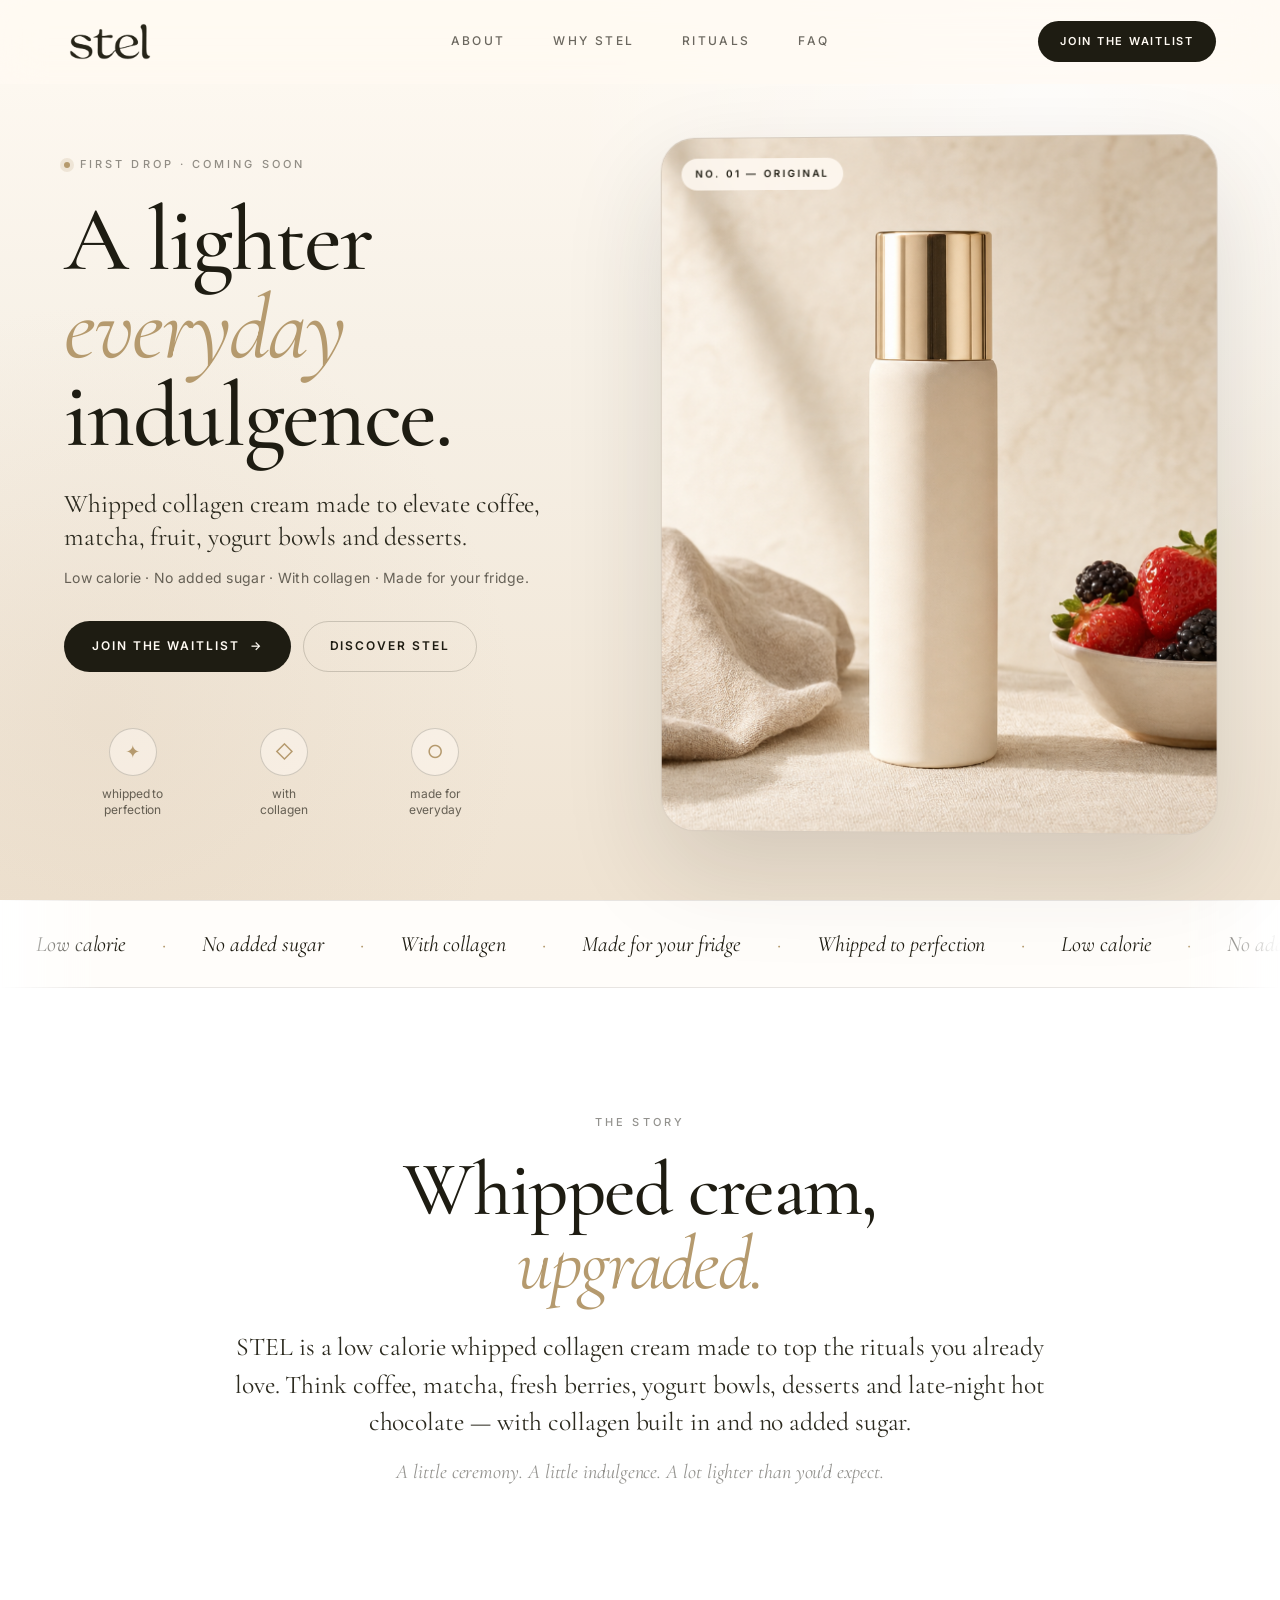
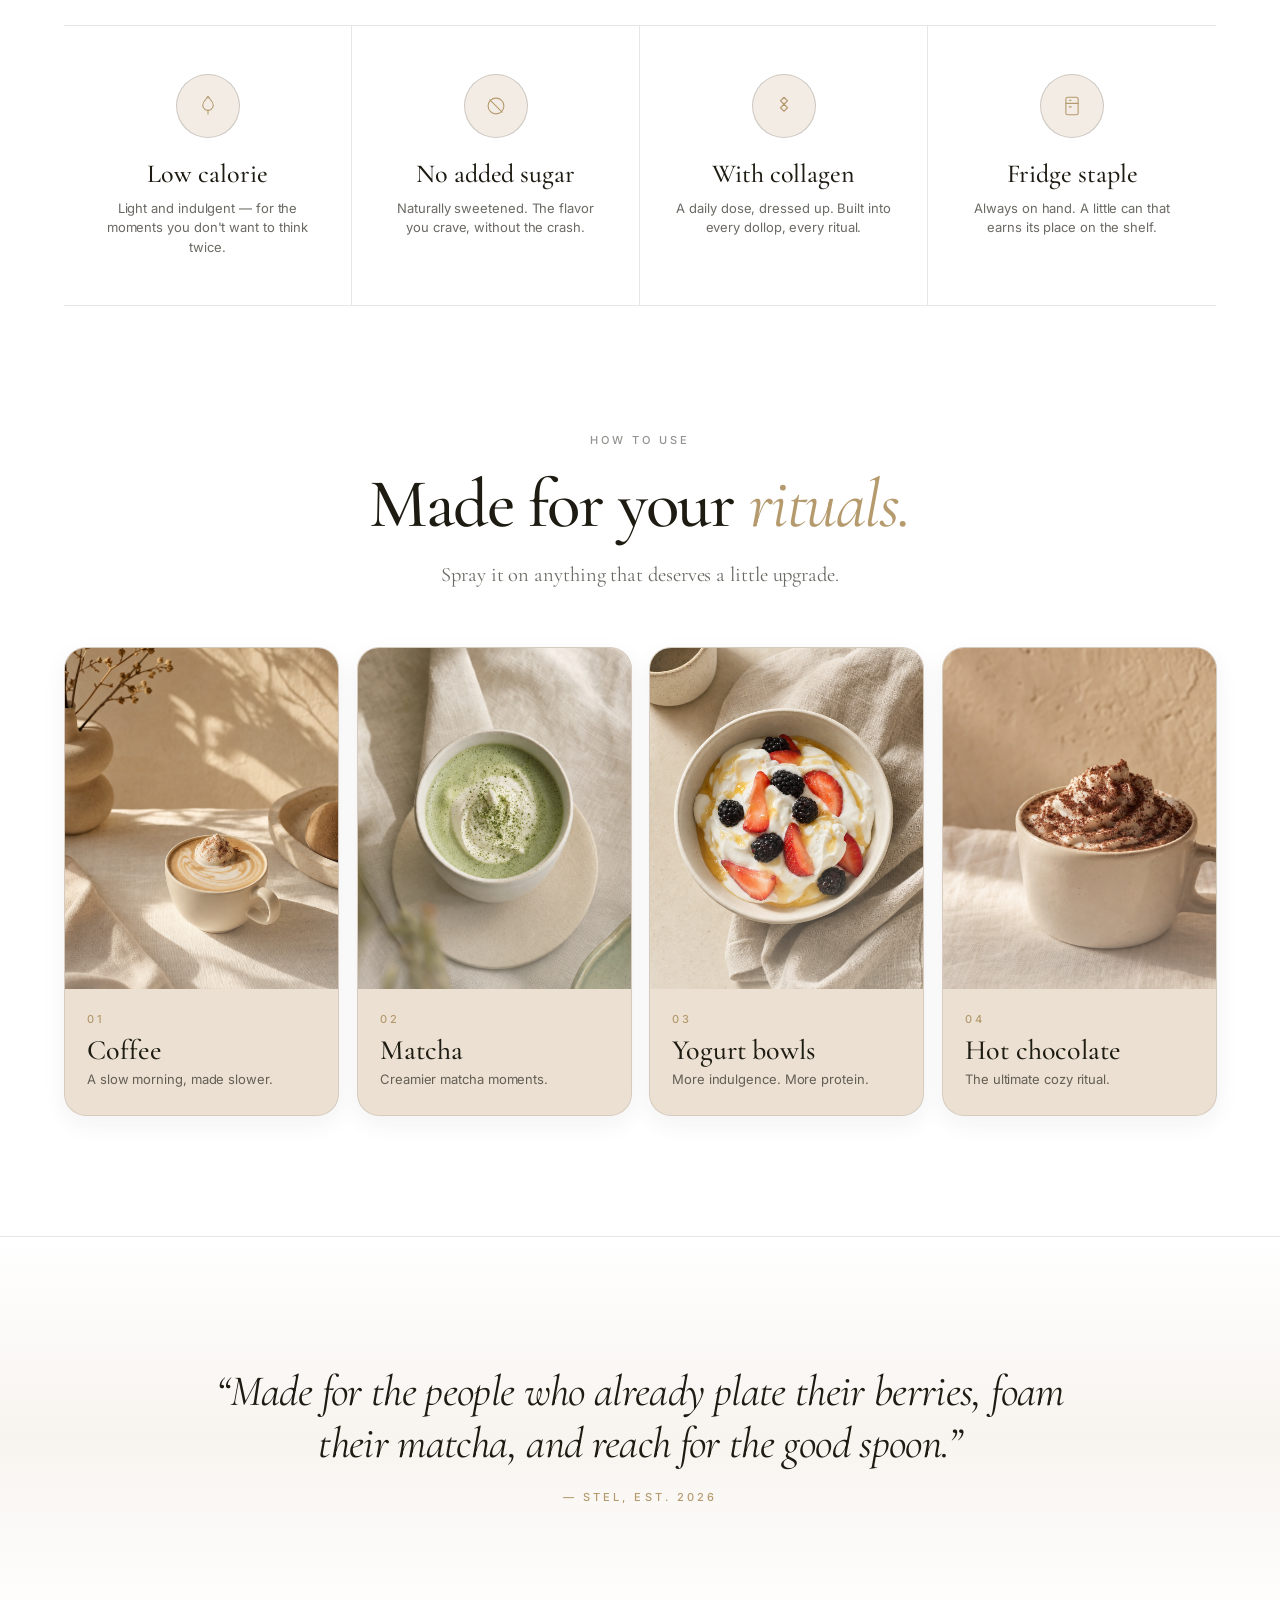
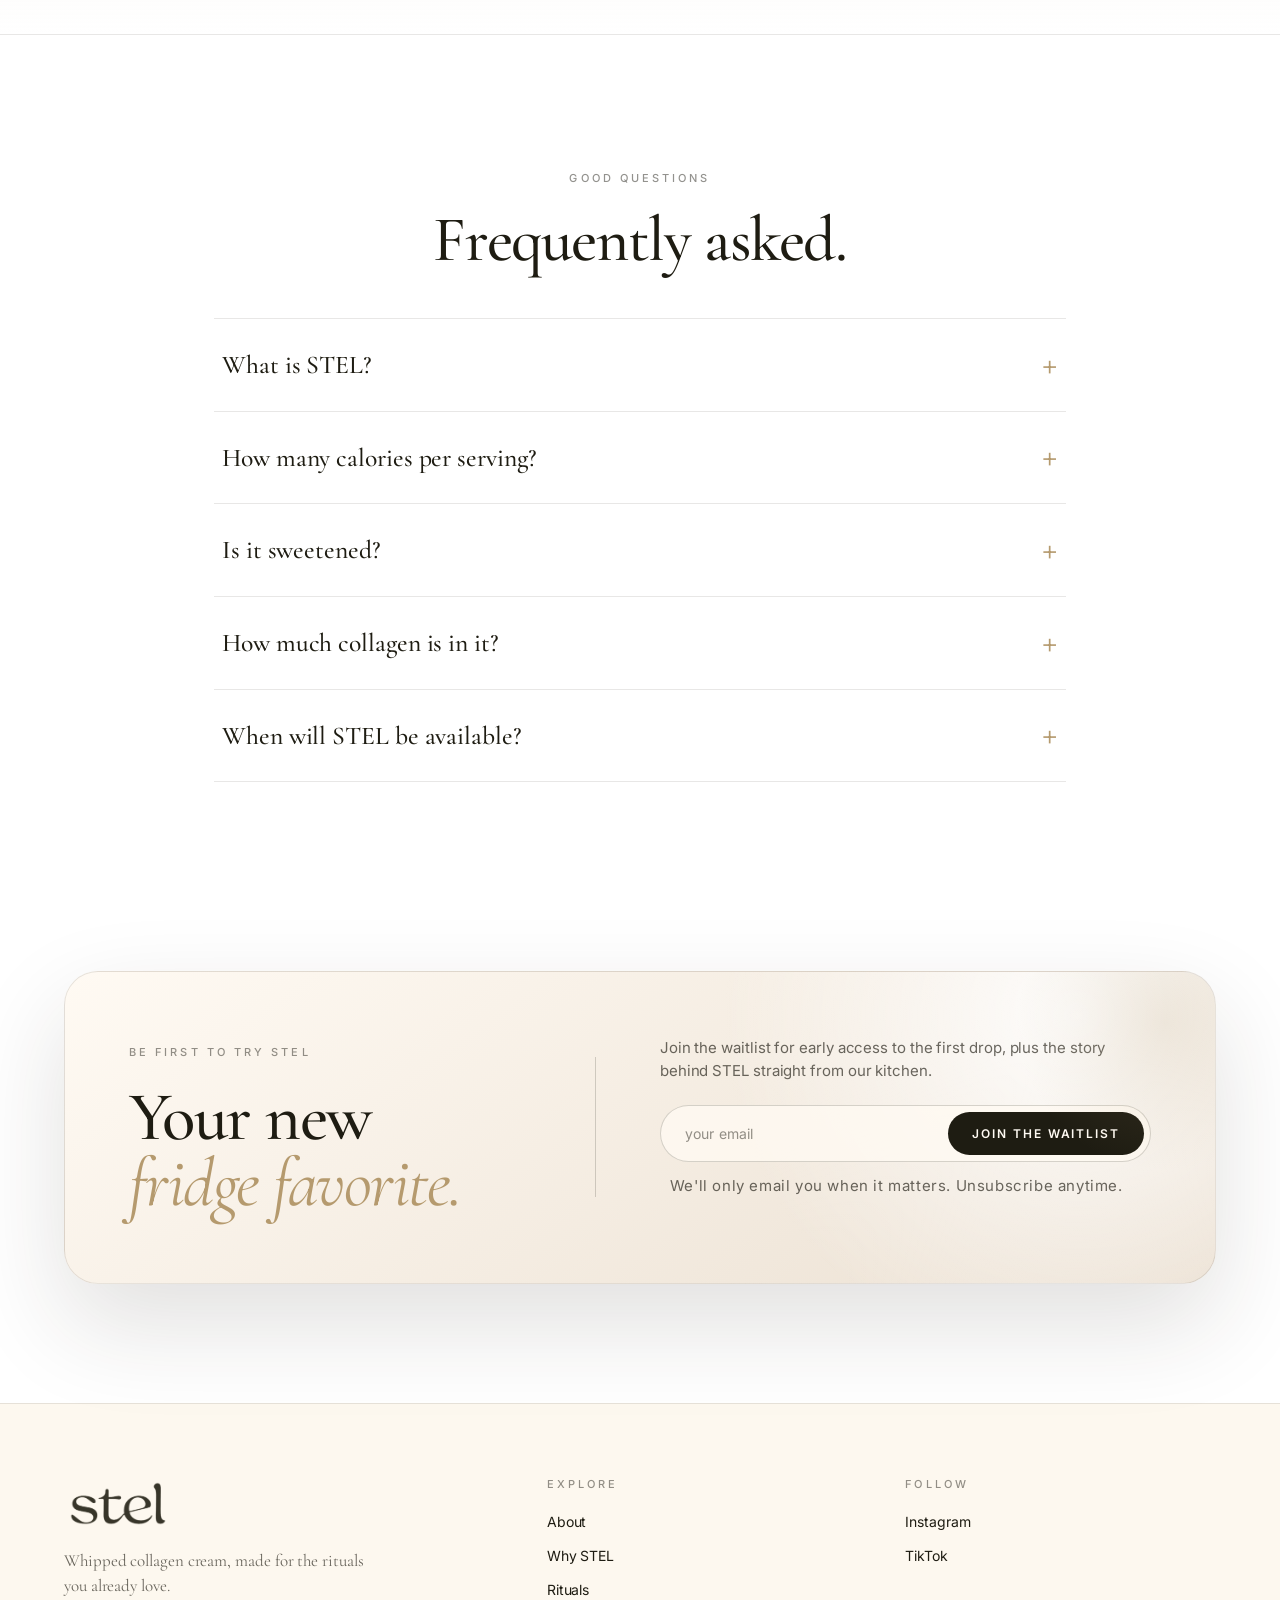
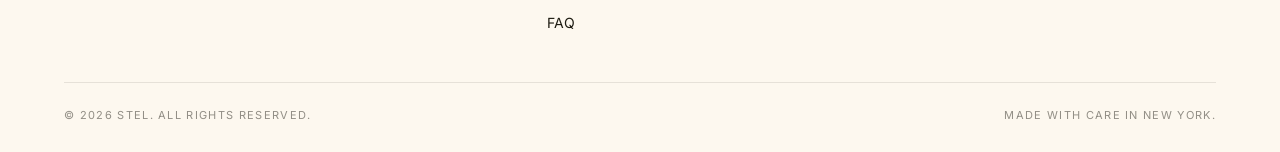
<file: index.html>
<!DOCTYPE html>
<html lang="en">
<head>
  <meta charset="UTF-8" />
  <meta name="viewport" content="width=device-width, initial-scale=1.0" />
  <title>STEL — Whipped Collagen Cream</title>
  <meta name="description" content="STEL is a low calorie whipped collagen cream made for coffee, matcha, fruit, yogurt bowls and desserts. First drop coming soon." />
  <meta property="og:title" content="STEL — Whipped Collagen Cream" />
  <meta property="og:description" content="Low calorie. No added sugar. With collagen. Made for your fridge." />
  <meta property="og:type" content="website" />
  <meta property="og:image" content="assets/stel-hero.jpg" />
  <meta name="theme-color" content="#f7f1e7" />
  <link rel="icon" href="assets/stel-logo-transparent.png" type="image/png" />
  <link rel="preconnect" href="https://fonts.googleapis.com" />
  <link rel="preconnect" href="https://fonts.gstatic.com" crossorigin />
  <link href="https://fonts.googleapis.com/css2?family=Cormorant+Garamond:ital,wght@0,400;0,500;0,600;1,400&family=Inter:wght@300;400;500;600;700&display=swap" rel="stylesheet" />
  <link rel="stylesheet" href="styles.css" />
</head>
<body>
  <a class="skip-link" href="#main">Skip to content</a>

  <header class="site-header" id="siteHeader">
    <a class="brand-mark" href="#top" aria-label="STEL home">
      <img src="assets/stel-logo-transparent.png" alt="STEL" />
    </a>
    <nav class="nav-links" aria-label="Primary">
      <a href="#about">About</a>
      <a href="#benefits">Why STEL</a>
      <a href="#rituals">Rituals</a>
      <a href="#faq">FAQ</a>
    </nav>
    <a class="header-cta" href="#waitlist">Join the waitlist</a>
  </header>

  <main id="main">
    <!-- HERO -->
    <section class="hero" id="top" aria-labelledby="hero-title">
      <div class="hero-grid">
        <div class="hero-copy reveal">
          <p class="eyebrow"><span class="dot"></span> First drop · coming soon</p>
          <h1 id="hero-title" class="display">
            A lighter <em>everyday</em><br />indulgence.
          </h1>
          <p class="hero-lede">Whipped collagen cream made to elevate coffee, matcha, fruit, yogurt bowls and desserts.</p>
          <p class="hero-sub">Low calorie · No added sugar · With collagen · Made for your fridge.</p>
          <div class="hero-actions">
            <a class="primary-button" href="#waitlist">Join the waitlist <span aria-hidden="true">→</span></a>
            <a class="ghost-button" href="#about">Discover STEL</a>
          </div>
          <ul class="hero-notes" aria-label="STEL highlights">
            <li><span>✦</span><p>whipped to<br />perfection</p></li>
            <li><span>◇</span><p>with<br />collagen</p></li>
            <li><span>○</span><p>made for<br />everyday</p></li>
          </ul>
        </div>

        <figure class="hero-visual reveal" aria-label="STEL product preview">
          <div class="hero-frame">
            <img src="assets/stel-hero.jpg" alt="STEL whipped collagen cream beside a bowl of fresh berries and a dollop of whipped cream on cream linen." />
            <span class="hero-tag">No. 01 — Original</span>
          </div>
        </figure>
      </div>
      <div class="marquee" aria-hidden="true">
        <div class="marquee-track">
          <span>Low calorie</span><span>·</span><span>No added sugar</span><span>·</span><span>With collagen</span><span>·</span><span>Made for your fridge</span><span>·</span><span>Whipped to perfection</span><span>·</span><span>Low calorie</span><span>·</span><span>No added sugar</span><span>·</span><span>With collagen</span><span>·</span><span>Made for your fridge</span><span>·</span><span>Whipped to perfection</span><span>·</span>
        </div>
      </div>
    </section>

    <!-- INTRO -->
    <section class="intro" id="about" aria-labelledby="about-title">
      <div class="intro-inner reveal">
        <p class="section-kicker">The story</p>
        <h2 id="about-title" class="display">Whipped cream,<br /><em>upgraded.</em></h2>
        <p class="intro-body">STEL is a low calorie whipped collagen cream made to top the rituals you already love. Think coffee, matcha, fresh berries, yogurt bowls, desserts and late-night hot chocolate — with collagen built in and no added sugar.</p>
        <p class="intro-body intro-body--quiet">A little ceremony. A little indulgence. A lot lighter than you'd expect.</p>
      </div>
    </section>

    <!-- BENEFITS -->
    <section class="benefits" id="benefits" aria-label="Why STEL">
      <div class="benefits-grid">
        <article class="benefit reveal">
          <div class="benefit-icon" aria-hidden="true">
            <svg viewBox="0 0 32 32" fill="none" stroke="currentColor" stroke-width="1.25" stroke-linecap="round" stroke-linejoin="round"><path d="M16 5c-2.5 4-6 6-6 10a6 6 0 0 0 12 0c0-4-3.5-6-6-10Z"/><path d="M16 21v4"/></svg>
          </div>
          <h3>Low calorie</h3>
          <p>Light and indulgent — for the moments you don't want to think twice.</p>
        </article>
        <article class="benefit reveal">
          <div class="benefit-icon" aria-hidden="true">
            <svg viewBox="0 0 32 32" fill="none" stroke="currentColor" stroke-width="1.25" stroke-linecap="round" stroke-linejoin="round"><circle cx="16" cy="16" r="9"/><path d="M9 9l14 14"/></svg>
          </div>
          <h3>No added sugar</h3>
          <p>Naturally sweetened. The flavor you crave, without the crash.</p>
        </article>
        <article class="benefit reveal">
          <div class="benefit-icon" aria-hidden="true">
            <svg viewBox="0 0 32 32" fill="none" stroke="currentColor" stroke-width="1.25" stroke-linecap="round" stroke-linejoin="round"><path d="M16 6l4 4-4 4-4-4 4-4Z"/><path d="M16 14l4 4-4 4-4-4 4-4Z"/></svg>
          </div>
          <h3>With collagen</h3>
          <p>A daily dose, dressed up. Built into every dollop, every ritual.</p>
        </article>
        <article class="benefit reveal">
          <div class="benefit-icon" aria-hidden="true">
            <svg viewBox="0 0 32 32" fill="none" stroke="currentColor" stroke-width="1.25" stroke-linecap="round" stroke-linejoin="round"><rect x="9" y="6" width="14" height="20" rx="2"/><path d="M9 13h14"/><path d="M13 9.5h2"/><path d="M13 17h2"/></svg>
          </div>
          <h3>Fridge staple</h3>
          <p>Always on hand. A little can that earns its place on the shelf.</p>
        </article>
      </div>
    </section>

    <!-- RITUALS -->
    <section class="rituals" id="rituals" aria-labelledby="rituals-title">
      <div class="rituals-header reveal">
        <p class="section-kicker">How to use</p>
        <h2 id="rituals-title" class="display">Made for your <em>rituals.</em></h2>
        <p class="rituals-intro">Spray it on anything that deserves a little upgrade.</p>
      </div>

      <div class="rituals-grid">
        <article class="ritual reveal">
          <div class="ritual-image"><img src="assets/use-coffee.jpg" alt="Latte with a dollop of cream and dusting of cinnamon" loading="lazy" /></div>
          <div class="ritual-text">
            <span class="ritual-number">01</span>
            <h3>Coffee</h3>
            <p>A slow morning, made slower.</p>
          </div>
        </article>
        <article class="ritual reveal">
          <div class="ritual-image"><img src="assets/use-matcha.jpg" alt="Creamy matcha with a soft swirl of whipped cream" loading="lazy" /></div>
          <div class="ritual-text">
            <span class="ritual-number">02</span>
            <h3>Matcha</h3>
            <p>Creamier matcha moments.</p>
          </div>
        </article>
        <article class="ritual reveal">
          <div class="ritual-image"><img src="assets/use-yogurt.jpg" alt="Yogurt bowl with berries, honey, and cream" loading="lazy" /></div>
          <div class="ritual-text">
            <span class="ritual-number">03</span>
            <h3>Yogurt bowls</h3>
            <p>More indulgence. More protein.</p>
          </div>
        </article>
        <article class="ritual reveal">
          <div class="ritual-image"><img src="assets/use-chocolate.jpg" alt="Hot chocolate with whipped cream and cocoa shavings" loading="lazy" /></div>
          <div class="ritual-text">
            <span class="ritual-number">04</span>
            <h3>Hot chocolate</h3>
            <p>The ultimate cozy ritual.</p>
          </div>
        </article>
      </div>
    </section>

    <!-- INGREDIENT / STORY STRIP -->
    <section class="strip reveal" aria-label="STEL philosophy">
      <blockquote>
        <p>“Made for the people who already plate their berries, foam their matcha, and reach for the good spoon.”</p>
        <footer>— STEL, est. 2026</footer>
      </blockquote>
    </section>

    <!-- FAQ -->
    <section class="faq" id="faq" aria-labelledby="faq-title">
      <div class="faq-header reveal">
        <p class="section-kicker">Good questions</p>
        <h2 id="faq-title" class="display">Frequently asked.</h2>
      </div>

      <div class="faq-list reveal">
        <details>
          <summary><span>What is STEL?</span><span class="chev" aria-hidden="true">+</span></summary>
          <div class="faq-answer"><p>STEL is a whipped collagen cream made to top your favorite everyday rituals — coffee, matcha, berries, yogurt bowls and desserts. Low calorie, no added sugar, with a daily dose of collagen built in.</p></div>
        </details>
        <details>
          <summary><span>How many calories per serving?</span><span class="chev" aria-hidden="true">+</span></summary>
          <div class="faq-answer"><p>STEL is designed to be a light, low-calorie indulgence. Final per-serving nutritionals will be confirmed at launch — join the waitlist for the full breakdown.</p></div>
        </details>
        <details>
          <summary><span>Is it sweetened?</span><span class="chev" aria-hidden="true">+</span></summary>
          <div class="faq-answer"><p>No added sugar. STEL is naturally sweetened so it pairs beautifully with everything from a bitter matcha to a rich hot chocolate.</p></div>
        </details>
        <details>
          <summary><span>How much collagen is in it?</span><span class="chev" aria-hidden="true">+</span></summary>
          <div class="faq-answer"><p>Every can delivers a meaningful daily dose of high-quality collagen peptides. Exact grams per serving will be shared with our waitlist first.</p></div>
        </details>
        <details>
          <summary><span>When will STEL be available?</span><span class="chev" aria-hidden="true">+</span></summary>
          <div class="faq-answer"><p>The first drop is coming soon. Waitlist members get early access before everyone else.</p></div>
        </details>
      </div>
    </section>

    <!-- WAITLIST -->
    <section class="waitlist" id="waitlist" aria-labelledby="waitlist-title">
      <div class="waitlist-card reveal">
        <div class="waitlist-left">
          <p class="section-kicker">Be first to try STEL</p>
          <h2 id="waitlist-title" class="display">Your new<br /><em>fridge favorite.</em></h2>
        </div>
        <div class="waitlist-divider" aria-hidden="true"></div>
        <div class="waitlist-right">
          <p>Join the waitlist for early access to the first drop, plus the story behind STEL straight from our kitchen.</p>
          <form class="waitlist-form" name="stel-waitlist" method="POST" data-netlify="true" netlify-honeypot="bot-field" action="/success.html">
            <input type="hidden" name="form-name" value="stel-waitlist" />
            <p class="hidden-field"><label>Don't fill this out if you're human: <input name="bot-field" /></label></p>
            <label class="sr-only" for="email">Email address</label>
            <div class="form-row">
              <input id="email" type="email" name="email" placeholder="your email" autocomplete="email" required />
              <button type="submit">Join the waitlist</button>
            </div>
            <p class="form-fine">We'll only email you when it matters. Unsubscribe anytime.</p>
          </form>
        </div>
      </div>
    </section>
  </main>

  <footer class="site-footer">
    <div class="footer-grid">
      <div class="footer-brand">
        <img src="assets/stel-logo-transparent.png" alt="STEL" />
        <p>Whipped collagen cream, made for the rituals you already love.</p>
      </div>
      <nav aria-label="Footer">
        <p class="section-kicker">Explore</p>
        <a href="#about">About</a>
        <a href="#benefits">Why STEL</a>
        <a href="#rituals">Rituals</a>
        <a href="#faq">FAQ</a>
      </nav>
      <div class="footer-social">
        <p class="section-kicker">Follow</p>
        <a href="https://www.instagram.com/worldofstel" target="_blank" rel="noopener noreferrer">Instagram</a>
        <a href="https://www.tiktok.com/@worldofstel" target="_blank" rel="noopener noreferrer">TikTok</a>
      </div>
    </div>
    <div class="footer-base">
      <span>© <span id="year">2026</span> STEL. All rights reserved.</span>
      <span>Made with care in New York.</span>
    </div>
  </footer>

  <script src="script.js" defer></script>
</body>
</html>
</file>
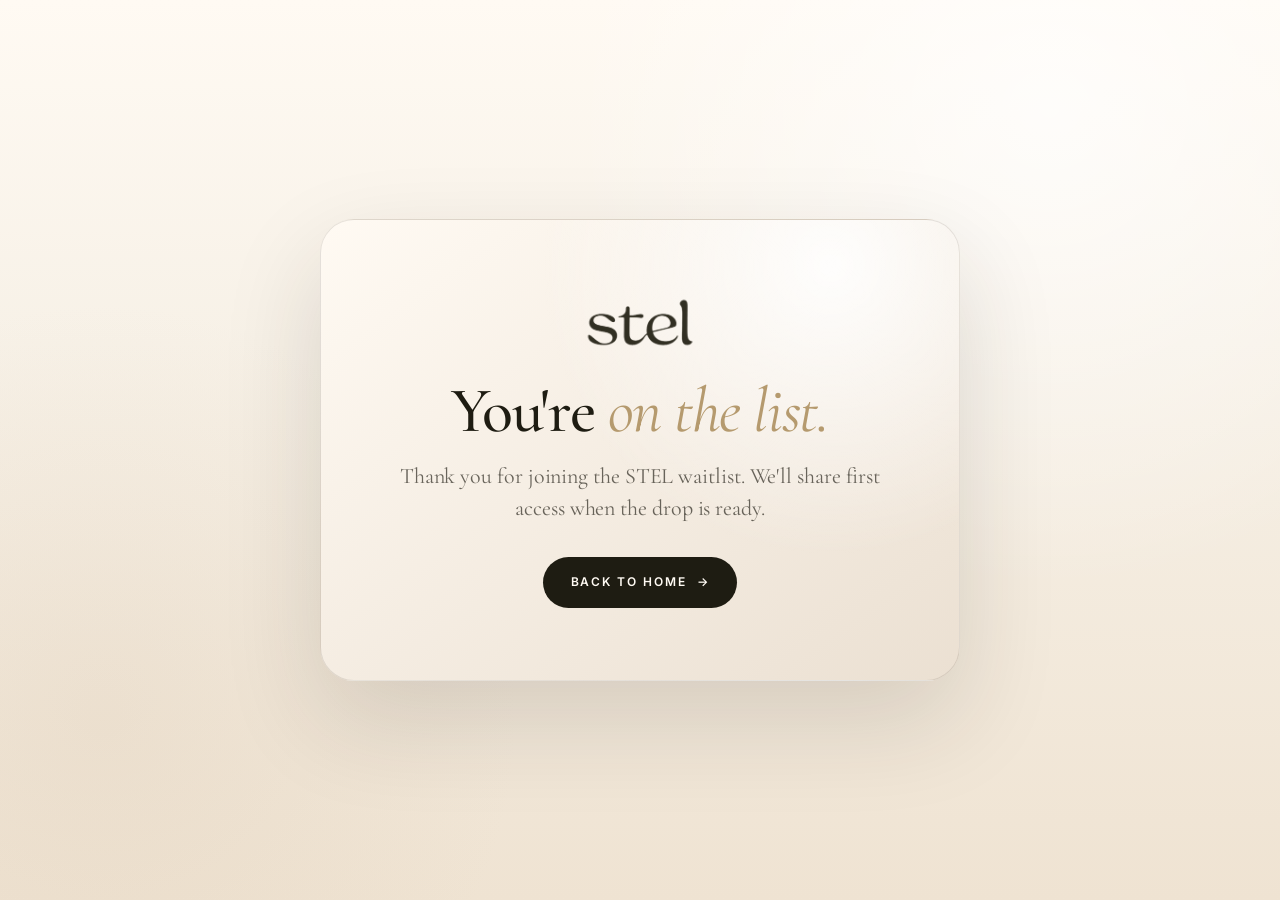
<file: success.html>
<!DOCTYPE html>
<html lang="en">
<head>
  <meta charset="UTF-8" />
  <meta name="viewport" content="width=device-width, initial-scale=1.0" />
  <title>STEL — You're on the list</title>
  <meta name="description" content="Thank you for joining the STEL waitlist." />
  <meta name="theme-color" content="#f7f1e7" />
  <link rel="icon" href="assets/stel-logo-transparent.png" type="image/png" />
  <link rel="preconnect" href="https://fonts.googleapis.com" />
  <link rel="preconnect" href="https://fonts.gstatic.com" crossorigin />
  <link href="https://fonts.googleapis.com/css2?family=Cormorant+Garamond:ital,wght@0,400;0,500;0,600;1,400&family=Inter:wght@300;400;500;600;700&display=swap" rel="stylesheet" />
  <link rel="stylesheet" href="styles.css" />
  <style>
    .success-wrap {
      min-height: 100vh;
      display: grid;
      place-items: center;
      padding: 80px var(--pad-x);
      text-align: center;
    }
    .success-card {
      max-width: 640px;
      padding: clamp(40px, 6vw, 72px);
      border-radius: var(--radius-lg);
      background:
        radial-gradient(circle at 80% 10%, rgba(255,255,255,0.9), transparent 18rem),
        linear-gradient(145deg, var(--cream-3), var(--linen));
      border: 1px solid var(--line);
      box-shadow: var(--shadow-lg);
    }
    .success-card img { width: 120px; margin: 0 auto 26px; opacity: 0.95; }
    .success-card h1 {
      font-family: var(--serif);
      font-weight: 500;
      font-size: clamp(40px, 5vw, 64px);
      line-height: 1;
      letter-spacing: -0.02em;
      margin-bottom: 18px;
    }
    .success-card h1 em { font-style: italic; color: var(--champagne); font-weight: 400; }
    .success-card p {
      font-family: var(--serif);
      font-size: clamp(18px, 2vw, 22px);
      color: var(--soft-ink);
      margin-bottom: 32px;
      line-height: 1.45;
    }
  </style>
</head>
<body>
  <main class="success-wrap">
    <div class="success-card">
      <img src="assets/stel-logo-transparent.png" alt="STEL" />
      <h1>You're <em>on the list.</em></h1>
      <p>Thank you for joining the STEL waitlist. We'll share first access when the drop is ready.</p>
      <a class="primary-button" href="/">Back to home <span aria-hidden="true">→</span></a>
    </div>
  </main>
</body>
</html>
</file>
<file: styles.css>
/* =========================================================
   STEL — Editorial Luxe Stylesheet
   Palette: cream / linen / sand / soft champagne / ink
   ========================================================= */

:root {
  --cream: #f7f1e7;
  --cream-2: #fdf8ef;
  --cream-3: #fffaf3;
  --linen: #ebe0d2;
  --sand: #d6c2aa;
  --taupe: #9b8f76;
  --champagne: #b59a6e;
  --champagne-2: #cdb38a;
  --ink: #1e1c12;
  --ink-2: #2c2a1f;
  --soft-ink: rgba(30, 28, 18, 0.66);
  --quiet-ink: rgba(30, 28, 18, 0.48);
  --line: rgba(30, 28, 18, 0.10);
  --line-2: rgba(30, 28, 18, 0.18);
  --white: #fffaf3;

  --serif: "Cormorant Garamond", "Cormorant", Georgia, "Times New Roman", serif;
  --sans: "Inter", ui-sans-serif, system-ui, -apple-system, "Segoe UI", sans-serif;

  --radius-sm: 12px;
  --radius-md: 22px;
  --radius-lg: 34px;
  --radius-pill: 999px;

  --shadow-sm: 0 8px 24px rgba(45, 37, 26, 0.06);
  --shadow-md: 0 20px 50px rgba(45, 37, 26, 0.10);
  --shadow-lg: 0 40px 100px rgba(45, 37, 26, 0.14);

  --ease: cubic-bezier(.2, .7, .2, 1);
  --pad-x: clamp(20px, 5vw, 80px);
  --max-w: 1320px;
}

* { box-sizing: border-box; margin: 0; padding: 0; }
html { scroll-behavior: smooth; scroll-padding-top: 96px; }
body {
  background: var(--cream);
  color: var(--ink);
  font-family: var(--sans);
  font-weight: 400;
  font-size: 16px;
  line-height: 1.55;
  letter-spacing: -0.005em;
  overflow-x: hidden;
  -webkit-font-smoothing: antialiased;
  -moz-osx-font-smoothing: grayscale;
  background:
    radial-gradient(circle at 82% 12%, rgba(255, 255, 255, 0.7), transparent 30rem),
    radial-gradient(circle at 8% 80%, rgba(214, 194, 170, 0.22), transparent 26rem),
    linear-gradient(180deg, #fffaf3 0%, var(--cream) 38%, #efe3d2 100%);
  background-attachment: fixed;
}
a { color: inherit; text-decoration: none; transition: color .2s var(--ease), opacity .2s var(--ease); }
img { display: block; max-width: 100%; }
button, input { font-family: inherit; }

.sr-only,
.hidden-field {
  position: absolute !important;
  width: 1px; height: 1px;
  overflow: hidden;
  clip: rect(0,0,0,0);
  white-space: nowrap;
  border: 0;
}
.skip-link {
  position: absolute; top: -40px; left: 12px;
  background: var(--ink); color: var(--white);
  padding: 8px 14px; border-radius: 8px;
  font-size: 13px; z-index: 1000;
  transition: top .2s var(--ease);
}
.skip-link:focus { top: 12px; }

::selection { background: var(--champagne); color: var(--white); }

/* =========================================================
   HEADER
   ========================================================= */
.site-header {
  position: fixed;
  top: 0; left: 0; right: 0;
  z-index: 50;
  height: 84px;
  display: grid;
  grid-template-columns: 1fr auto 1fr;
  align-items: center;
  padding: 14px var(--pad-x);
  background: rgba(255, 250, 243, 0.72);
  backdrop-filter: blur(20px) saturate(140%);
  -webkit-backdrop-filter: blur(20px) saturate(140%);
  border-bottom: 1px solid transparent;
  transition: transform .4s var(--ease), background .3s var(--ease), border-color .3s var(--ease), height .3s var(--ease);
}
.site-header.is-scrolled {
  height: 72px;
  background: rgba(255, 250, 243, 0.88);
  border-bottom-color: var(--line);
}
.site-header.is-hidden { transform: translateY(-100%); }

.brand-mark {
  justify-self: start;
  width: 92px;
  display: inline-block;
}
.brand-mark img {
  width: 100%;
  height: auto;
  /* logo art is dark olive on transparent — keep it crisp on the cream header */
  filter: drop-shadow(0 1px 0 rgba(255,250,243,0.6));
}

.nav-links {
  justify-self: center;
  display: flex;
  gap: clamp(20px, 3.4vw, 48px);
  font-size: 12px;
  font-weight: 500;
  letter-spacing: 0.2em;
  text-transform: uppercase;
  color: var(--soft-ink);
}
.nav-links a { position: relative; padding: 6px 2px; }
.nav-links a::after {
  content: "";
  position: absolute; left: 50%; bottom: -2px;
  width: 0; height: 1px;
  background: var(--ink);
  transform: translateX(-50%);
  transition: width .25s var(--ease);
}
.nav-links a:hover { color: var(--ink); }
.nav-links a:hover::after { width: 100%; }

.header-cta {
  justify-self: end;
  padding: 12px 22px;
  border-radius: var(--radius-pill);
  background: var(--ink);
  color: var(--white);
  font-size: 11px;
  font-weight: 600;
  letter-spacing: 0.16em;
  text-transform: uppercase;
  transition: background .2s var(--ease), transform .2s var(--ease), box-shadow .2s var(--ease);
}
.header-cta:hover {
  background: var(--champagne);
  transform: translateY(-1px);
  box-shadow: 0 12px 28px rgba(181, 154, 110, 0.35);
}

/* =========================================================
   BUTTONS
   ========================================================= */
.primary-button,
.ghost-button,
button[type="submit"] {
  display: inline-flex;
  align-items: center;
  gap: 10px;
  border: 0;
  border-radius: var(--radius-pill);
  padding: 16px 28px;
  font-size: 12px;
  font-weight: 600;
  letter-spacing: 0.16em;
  text-transform: uppercase;
  cursor: pointer;
  transition: all .25s var(--ease);
  white-space: nowrap;
}
.primary-button,
button[type="submit"] {
  background: var(--ink);
  color: var(--white);
}
.primary-button span { transition: transform .25s var(--ease); }
.primary-button:hover,
button[type="submit"]:hover {
  background: var(--champagne);
  transform: translateY(-2px);
  box-shadow: 0 18px 36px rgba(181, 154, 110, 0.32);
}
.primary-button:hover span { transform: translateX(4px); }

.ghost-button {
  background: transparent;
  color: var(--ink);
  border: 1px solid var(--line-2);
  padding: 15px 26px;
}
.ghost-button:hover {
  border-color: var(--ink);
  background: rgba(30, 28, 18, 0.03);
  transform: translateY(-2px);
}

/* =========================================================
   TYPOGRAPHY HELPERS
   ========================================================= */
.display {
  font-family: var(--serif);
  font-weight: 500;
  letter-spacing: -0.022em;
  line-height: 0.96;
  color: var(--ink);
}
.display em {
  font-style: italic;
  font-weight: 400;
  color: var(--champagne);
}

.eyebrow,
.section-kicker {
  display: inline-flex;
  align-items: center;
  gap: 10px;
  font-size: 11px;
  font-weight: 500;
  letter-spacing: 0.28em;
  text-transform: uppercase;
  color: var(--quiet-ink);
  margin-bottom: 22px;
}
.eyebrow .dot {
  width: 6px; height: 6px;
  border-radius: 50%;
  background: var(--champagne);
  box-shadow: 0 0 0 4px rgba(181, 154, 110, 0.18);
  animation: pulse 2.4s var(--ease) infinite;
}
@keyframes pulse {
  0%, 100% { box-shadow: 0 0 0 4px rgba(181, 154, 110, 0.18); }
  50% { box-shadow: 0 0 0 8px rgba(181, 154, 110, 0); }
}

/* =========================================================
   HERO
   ========================================================= */
.hero {
  padding: 132px var(--pad-x) 0;
  max-width: var(--max-w);
  margin: 0 auto;
}
.hero-grid {
  display: grid;
  grid-template-columns: 1fr 1.05fr;
  gap: clamp(28px, 5vw, 72px);
  align-items: center;
  min-height: calc(100vh - 132px);
  padding-bottom: 64px;
}
.hero-copy { max-width: 560px; }
.hero h1 {
  font-size: clamp(48px, 7.2vw, 104px);
  margin-bottom: 26px;
}
.hero-lede {
  font-family: var(--serif);
  font-size: clamp(20px, 2vw, 26px);
  font-weight: 400;
  line-height: 1.3;
  color: var(--ink-2);
  margin-bottom: 14px;
  max-width: 500px;
}
.hero-sub {
  font-size: 14px;
  color: var(--soft-ink);
  margin-bottom: 32px;
  letter-spacing: 0.02em;
}
.hero-actions {
  display: flex;
  flex-wrap: wrap;
  gap: 12px;
  margin-bottom: 56px;
}
.hero-notes {
  list-style: none;
  display: grid;
  grid-template-columns: repeat(3, 1fr);
  gap: 14px;
  max-width: 440px;
}
.hero-notes li {
  text-align: center;
  font-size: 12px;
  color: var(--soft-ink);
  line-height: 1.35;
}
.hero-notes span {
  display: grid;
  place-items: center;
  width: 48px; height: 48px;
  margin: 0 auto 10px;
  border-radius: 50%;
  border: 1px solid var(--line-2);
  background: rgba(255, 250, 243, 0.5);
  font-size: 18px;
  color: var(--champagne);
}

.hero-visual {
  position: relative;
}
.hero-frame {
  position: relative;
  border-radius: var(--radius-lg);
  overflow: hidden;
  box-shadow: var(--shadow-lg);
  border: 1px solid var(--line);
  background: var(--linen);
  aspect-ratio: 4 / 5;
  transform: perspective(1200px) rotateY(-1.5deg);
  transition: transform .8s var(--ease);
}
.hero-frame:hover { transform: perspective(1200px) rotateY(0); }
.hero-frame img {
  width: 100%; height: 100%;
  object-fit: cover;
  object-position: center;
}
.hero-tag {
  position: absolute;
  top: 20px; left: 20px;
  padding: 8px 14px;
  border-radius: var(--radius-pill);
  background: rgba(255, 250, 243, 0.86);
  backdrop-filter: blur(10px);
  font-size: 10px;
  font-weight: 600;
  letter-spacing: 0.22em;
  text-transform: uppercase;
  color: var(--ink);
}

/* MARQUEE */
.marquee {
  margin: 0 calc(var(--pad-x) * -1);
  padding: 26px 0;
  border-top: 1px solid var(--line);
  border-bottom: 1px solid var(--line);
  background: rgba(255, 250, 243, 0.42);
  overflow: hidden;
  mask-image: linear-gradient(90deg, transparent, #000 8%, #000 92%, transparent);
  -webkit-mask-image: linear-gradient(90deg, transparent, #000 8%, #000 92%, transparent);
}
.marquee-track {
  display: inline-flex;
  align-items: center;
  gap: 36px;
  white-space: nowrap;
  font-family: var(--serif);
  font-style: italic;
  font-size: 22px;
  color: var(--ink);
  animation: scroll 40s linear infinite;
  padding-left: 36px;
}
.marquee-track span:not(:nth-child(2n)) { font-style: italic; }
.marquee-track span:nth-child(2n) { color: var(--champagne); font-style: normal; }
@keyframes scroll {
  from { transform: translateX(0); }
  to { transform: translateX(-50%); }
}

/* =========================================================
   INTRO
   ========================================================= */
.intro {
  padding: 120px var(--pad-x);
  text-align: center;
}
.intro-inner { max-width: 820px; margin: 0 auto; }
.intro h2 {
  font-size: clamp(44px, 6vw, 88px);
  margin-bottom: 28px;
}
.intro-body {
  font-family: var(--serif);
  font-size: clamp(20px, 2vw, 26px);
  line-height: 1.45;
  color: var(--ink-2);
  margin-bottom: 18px;
}
.intro-body--quiet {
  color: var(--quiet-ink);
  font-style: italic;
  font-size: clamp(17px, 1.6vw, 20px);
}

/* =========================================================
   BENEFITS
   ========================================================= */
.benefits {
  padding: 0 var(--pad-x) 120px;
  max-width: var(--max-w);
  margin: 0 auto;
}
.benefits-grid {
  display: grid;
  grid-template-columns: repeat(4, 1fr);
  gap: 0;
  border-top: 1px solid var(--line);
  border-bottom: 1px solid var(--line);
}
.benefit {
  padding: 48px 28px;
  text-align: center;
  border-right: 1px solid var(--line);
  transition: background .3s var(--ease);
}
.benefit:last-child { border-right: 0; }
.benefit:hover { background: rgba(255, 250, 243, 0.5); }

.benefit-icon {
  display: grid;
  place-items: center;
  width: 64px; height: 64px;
  margin: 0 auto 22px;
  border-radius: 50%;
  background: rgba(235, 224, 212, 0.6);
  border: 1px solid var(--line-2);
  color: var(--champagne);
}
.benefit-icon svg { width: 28px; height: 28px; }
.benefit h3 {
  font-family: var(--serif);
  font-weight: 500;
  font-size: 26px;
  line-height: 1.1;
  margin-bottom: 10px;
  color: var(--ink);
}
.benefit p {
  font-size: 13px;
  color: var(--soft-ink);
  line-height: 1.5;
  max-width: 220px;
  margin: 0 auto;
}

/* =========================================================
   RITUALS
   ========================================================= */
.rituals {
  padding: 0 var(--pad-x) 120px;
  max-width: var(--max-w);
  margin: 0 auto;
}
.rituals-header { text-align: center; margin-bottom: 56px; max-width: 720px; margin-left: auto; margin-right: auto; }
.rituals-header h2 {
  font-size: clamp(40px, 5.4vw, 78px);
  margin-bottom: 22px;
}
.rituals-intro {
  font-family: var(--serif);
  font-size: clamp(18px, 1.6vw, 22px);
  color: var(--soft-ink);
}
.rituals-grid {
  display: grid;
  grid-template-columns: repeat(4, 1fr);
  gap: 18px;
}
.ritual {
  position: relative;
  border-radius: var(--radius-md);
  overflow: hidden;
  background: var(--linen);
  border: 1px solid var(--line);
  box-shadow: var(--shadow-sm);
  transition: transform .4s var(--ease), box-shadow .4s var(--ease);
}
.ritual:hover {
  transform: translateY(-6px);
  box-shadow: var(--shadow-md);
}
.ritual-image {
  position: relative;
  aspect-ratio: 4 / 5;
  overflow: hidden;
}
.ritual-image::after {
  content: "";
  position: absolute; inset: 0;
  background: linear-gradient(180deg, transparent 50%, rgba(247, 241, 231, 0.4) 100%);
  pointer-events: none;
}
.ritual-image img {
  width: 100%; height: 100%;
  object-fit: cover;
  transition: transform .8s var(--ease);
}
.ritual:hover .ritual-image img { transform: scale(1.06); }
.ritual-text {
  padding: 22px 22px 26px;
  text-align: left;
}
.ritual-number {
  font-size: 11px;
  font-weight: 500;
  letter-spacing: 0.28em;
  color: var(--champagne);
  display: block;
  margin-bottom: 8px;
}
.ritual h3 {
  font-family: var(--serif);
  font-weight: 500;
  font-size: 28px;
  line-height: 1;
  color: var(--ink);
  margin-bottom: 6px;
}
.ritual p {
  font-size: 13px;
  color: var(--soft-ink);
  line-height: 1.5;
}

/* =========================================================
   STRIP / QUOTE
   ========================================================= */
.strip {
  padding: clamp(64px, 10vw, 140px) var(--pad-x);
  text-align: center;
  background: linear-gradient(180deg, transparent, rgba(214, 194, 170, 0.18), transparent);
  border-top: 1px solid var(--line);
  border-bottom: 1px solid var(--line);
}
.strip blockquote {
  max-width: 880px;
  margin: 0 auto;
}
.strip p {
  font-family: var(--serif);
  font-style: italic;
  font-weight: 400;
  font-size: clamp(26px, 3.4vw, 44px);
  line-height: 1.2;
  color: var(--ink);
  letter-spacing: -0.015em;
}
.strip footer {
  margin-top: 20px;
  font-size: 11px;
  font-weight: 500;
  letter-spacing: 0.28em;
  text-transform: uppercase;
  color: var(--champagne);
}

/* =========================================================
   FAQ
   ========================================================= */
.faq {
  padding: clamp(80px, 10vw, 140px) var(--pad-x);
  max-width: 980px;
  margin: 0 auto;
}
.faq-header { text-align: center; margin-bottom: 48px; }
.faq-header h2 { font-size: clamp(40px, 5vw, 72px); }

.faq-list details {
  border-top: 1px solid var(--line);
  transition: background .25s var(--ease);
}
.faq-list details:last-of-type { border-bottom: 1px solid var(--line); }
.faq-list summary {
  list-style: none;
  cursor: pointer;
  padding: 26px 8px;
  font-family: var(--serif);
  font-weight: 500;
  font-size: clamp(20px, 2vw, 26px);
  color: var(--ink);
  display: flex;
  align-items: center;
  justify-content: space-between;
  gap: 24px;
}
.faq-list summary::-webkit-details-marker { display: none; }
.chev {
  font-family: var(--sans);
  font-weight: 300;
  font-size: 28px;
  color: var(--champagne);
  transition: transform .3s var(--ease);
  line-height: 1;
}
.faq-list details[open] .chev { transform: rotate(45deg); }
.faq-answer {
  overflow: hidden;
  padding: 0 8px 28px;
  max-width: 720px;
}
.faq-answer p {
  font-size: 16px;
  line-height: 1.65;
  color: var(--soft-ink);
}
.faq-list details[open] summary { color: var(--champagne); }

/* =========================================================
   WAITLIST
   ========================================================= */
.waitlist {
  padding: 60px var(--pad-x) 120px;
  max-width: var(--max-w);
  margin: 0 auto;
}
.waitlist-card {
  display: grid;
  grid-template-columns: 0.9fr auto 1.1fr;
  gap: clamp(28px, 5vw, 64px);
  align-items: center;
  padding: clamp(36px, 5vw, 72px);
  border-radius: var(--radius-lg);
  background:
    radial-gradient(circle at 88% 14%, rgba(255, 255, 255, 0.9), transparent 22rem),
    linear-gradient(145deg, var(--cream-3) 0%, var(--linen) 100%);
  border: 1px solid var(--line);
  box-shadow: var(--shadow-lg);
  position: relative;
  overflow: hidden;
}
.waitlist-card::before {
  content: "";
  position: absolute;
  top: -100px; right: -100px;
  width: 300px; height: 300px;
  border-radius: 50%;
  background: radial-gradient(circle, rgba(181, 154, 110, 0.18), transparent 70%);
}
.waitlist-card h2 {
  font-size: clamp(40px, 5.4vw, 76px);
  margin-bottom: 0;
}
.waitlist-divider {
  width: 1px;
  height: 140px;
  background: var(--line-2);
}
.waitlist-right p { color: var(--soft-ink); margin-bottom: 22px; font-size: 15px; }

.waitlist-form { display: flex; flex-direction: column; gap: 12px; }
.form-row {
  display: flex;
  gap: 10px;
  padding: 6px;
  border-radius: var(--radius-pill);
  background: rgba(255, 250, 243, 0.78);
  border: 1px solid var(--line-2);
  transition: border-color .25s var(--ease), box-shadow .25s var(--ease);
}
.form-row:focus-within {
  border-color: var(--champagne);
  box-shadow: 0 0 0 4px rgba(181, 154, 110, 0.14);
}
input[type="email"] {
  flex: 1;
  padding: 12px 18px;
  border: 0;
  background: transparent;
  color: var(--ink);
  outline: none;
  font-size: 14px;
  letter-spacing: 0.01em;
}
input[type="email"]::placeholder { color: var(--quiet-ink); }
.form-row button[type="submit"] { padding: 14px 24px; }
.form-fine {
  font-size: 11px;
  color: var(--quiet-ink);
  letter-spacing: 0.04em;
  padding-left: 10px;
}

/* =========================================================
   FOOTER
   ========================================================= */
.site-footer {
  border-top: 1px solid var(--line);
  background: var(--cream-2);
  padding: 72px var(--pad-x) 28px;
}
.footer-grid {
  display: grid;
  grid-template-columns: 1.4fr 1fr 1fr;
  gap: 48px;
  max-width: var(--max-w);
  margin: 0 auto 48px;
}
.footer-brand img { width: 108px; margin-bottom: 18px; opacity: 0.92; }
.footer-brand p {
  font-family: var(--serif);
  font-size: 17px;
  color: var(--soft-ink);
  max-width: 320px;
  line-height: 1.45;
}
.site-footer nav,
.footer-social {
  display: flex;
  flex-direction: column;
  gap: 12px;
}
.site-footer nav a,
.footer-social a {
  font-size: 14px;
  color: var(--ink);
  transition: color .2s var(--ease);
}
.site-footer nav a:hover,
.footer-social a:hover { color: var(--champagne); }
.site-footer .section-kicker { margin-bottom: 6px; }

.footer-base {
  display: flex;
  justify-content: space-between;
  flex-wrap: wrap;
  gap: 12px;
  padding-top: 24px;
  border-top: 1px solid var(--line);
  max-width: var(--max-w);
  margin: 0 auto;
  font-size: 11px;
  letter-spacing: 0.12em;
  text-transform: uppercase;
  color: var(--quiet-ink);
}

/* =========================================================
   SCROLL REVEAL
   ========================================================= */
.reveal {
  opacity: 0;
  transform: translateY(28px);
  transition: opacity .9s var(--ease), transform .9s var(--ease);
  transition-delay: 0.05s;
  will-change: opacity, transform;
}
.reveal.in-view {
  opacity: 1;
  transform: translateY(0);
}
@media (prefers-reduced-motion: reduce) {
  .reveal { opacity: 1; transform: none; }
  .marquee-track { animation: none; }
  * { animation-duration: 0.01ms !important; transition-duration: 0.01ms !important; }
}

/* =========================================================
   RESPONSIVE
   ========================================================= */
@media (max-width: 1080px) {
  .site-header { grid-template-columns: 1fr auto; }
  .nav-links { display: none; }
  .hero-grid { grid-template-columns: 1fr; padding-top: 40px; min-height: 0; padding-bottom: 80px; }
  .hero-copy { max-width: 100%; order: 1; }
  .hero-visual { order: 2; }
  .hero-frame { max-width: 560px; margin: 0 auto; aspect-ratio: 4 / 3; }
  .benefits-grid { grid-template-columns: repeat(2, 1fr); }
  .benefit:nth-child(2) { border-right: 0; }
  .benefit:nth-child(1), .benefit:nth-child(2) { border-bottom: 1px solid var(--line); }
  .rituals-grid { grid-template-columns: repeat(2, 1fr); }
  .waitlist-card { grid-template-columns: 1fr; }
  .waitlist-divider { display: none; }
  .footer-grid { grid-template-columns: 1fr 1fr; }
}
@media (max-width: 640px) {
  .site-header { height: 70px; padding: 12px 18px; }
  .site-header.is-scrolled { height: 60px; }
  .brand-mark { width: 64px; }
  .header-cta { padding: 10px 16px; font-size: 10px; }
  .hero { padding: 110px 20px 0; }
  .hero h1 { font-size: clamp(44px, 13vw, 64px); }
  .hero-frame { aspect-ratio: 3 / 4; }
  .hero-notes { gap: 8px; }
  .hero-notes span { width: 40px; height: 40px; font-size: 16px; }
  .marquee-track { font-size: 18px; gap: 24px; }
  .benefits-grid { grid-template-columns: 1fr; }
  .benefit { border-right: 0 !important; border-bottom: 1px solid var(--line); padding: 36px 20px; }
  .benefit:last-child { border-bottom: 0; }
  .rituals-grid { grid-template-columns: 1fr; }
  .waitlist-card { padding: 32px 24px; }
  .form-row { flex-direction: column; padding: 12px; border-radius: 22px; }
  .form-row button { width: 100%; }
  input[type="email"] { padding: 12px 14px; }
  .footer-grid { grid-template-columns: 1fr; gap: 32px; }
  .footer-base { justify-content: center; text-align: center; }
}
</file>
